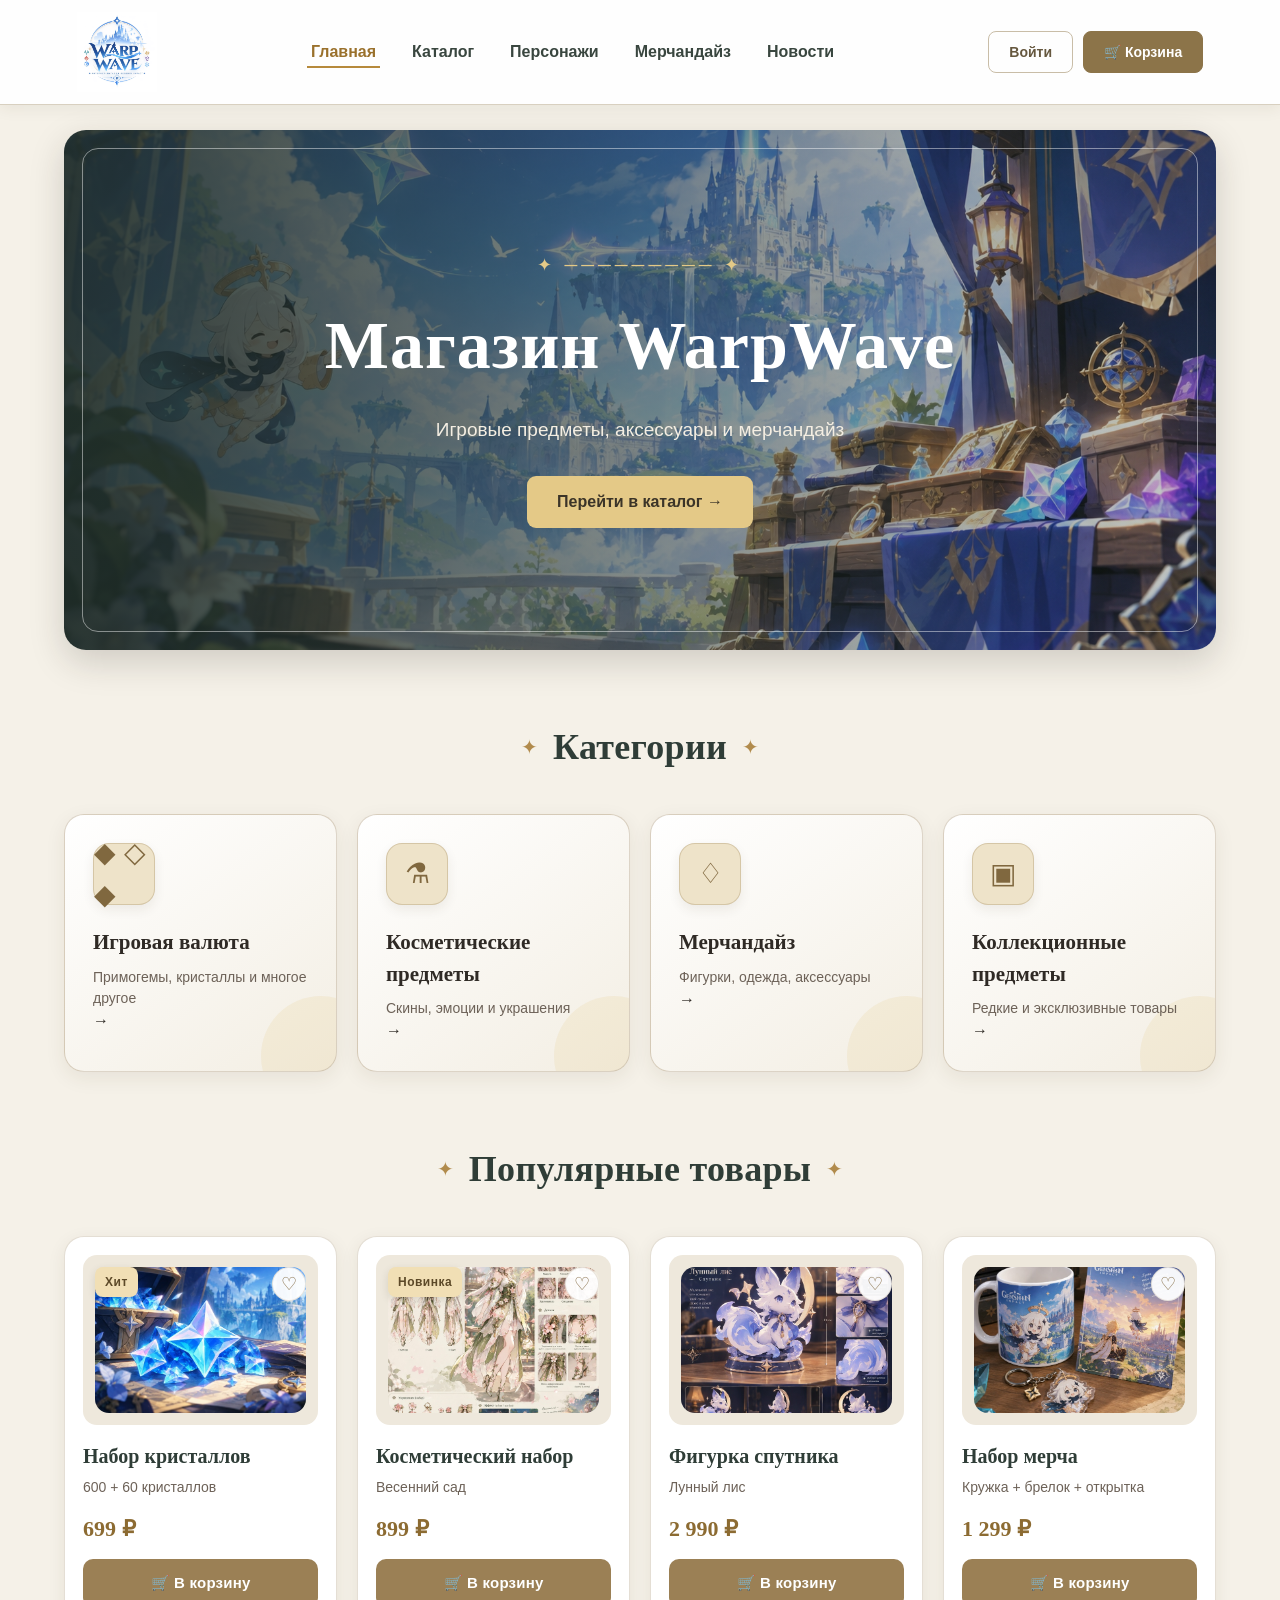
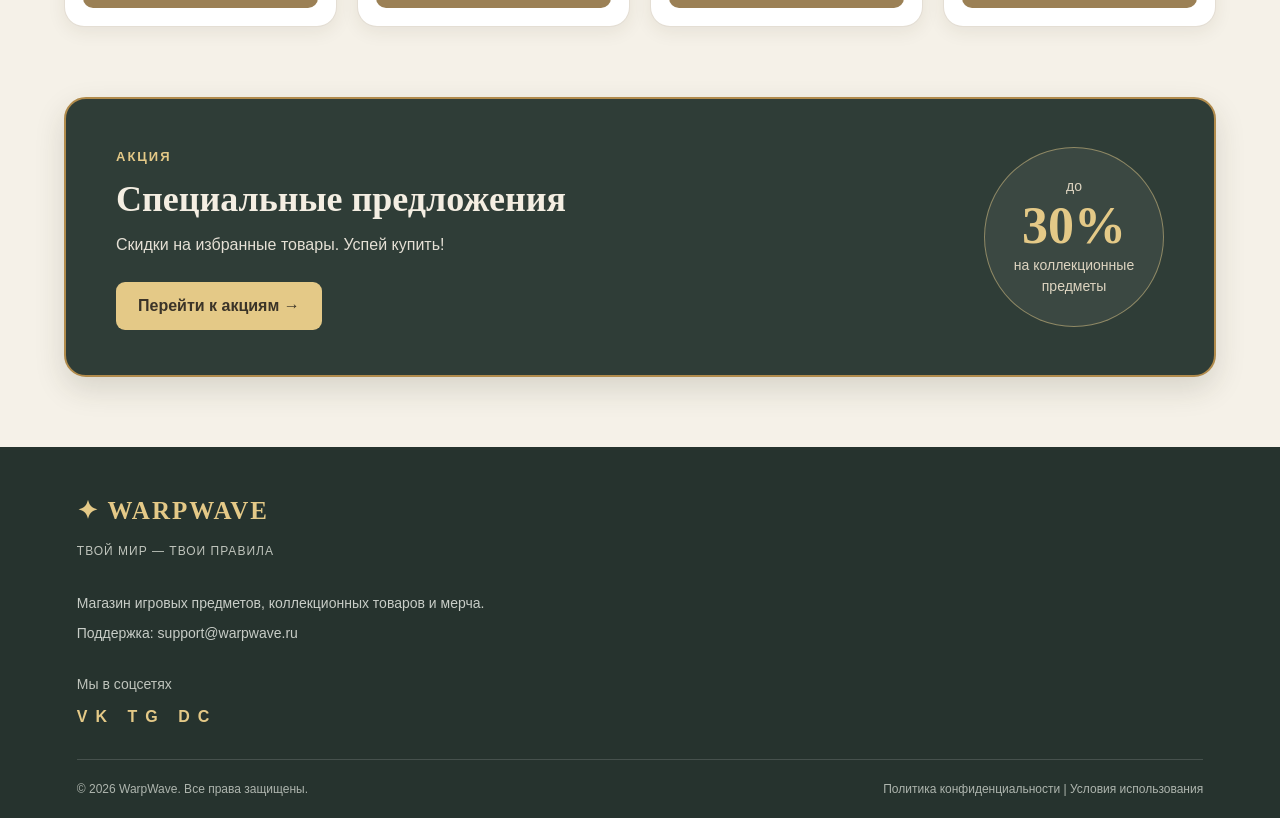
<file: index.html>
<!DOCTYPE html>
<html lang="ru">
<head>
    <meta charset="UTF-8">

    <meta name="viewport"
          content="width=device-width, initial-scale=1.0">

    <title>WarpWave — магазин Genshin Impact</title>

    <link rel="stylesheet" href="m.css">
</head>
<body>
    <header class="topbar"> 
        <div class="logo">
            <img src="image.png" width="100" height="100">
        </div>
    <nav>
    <ul>
        <li><a class="active" href="index.html">Главная</a></li>
        <li><a href="catalog.html">Каталог</a></li>
        <li><a href="characters.html">Персонажи</a></li>
        <li><a href="merch.html">Мерчандайз</a></li>
        <li><a href="news.html">Новости</a></li>
    </ul>
   </nav>
       <div class="cabinet-zone">

    <a href="login.html" class="btn btn-login">
        Войти
    </a>

    <a href="cart.html" class="btn btn-primary">
        🛒 Корзина
    </a>

      </div>
    </header>
    <main>

    <section class="hero">

        <div class="hero-content">

            <div class="ornament">
                ✦ ───────── ✦
            </div>

            <h1>Магазин WarpWave</h1>

            <p>
                Игровые предметы, аксессуары

                и мерчандайз
            </p>

            <a href="catalog.html" class="hero-button">
                Перейти в каталог →
            </a>

        </div>

    </section>
    <section class="section">

    <div class="section-title">
        <span>✦</span>
        <h2>Категории</h2>
        <span>✦</span>
    </div>

    <div class="category-grid">

        <a href="catalog.html" class="category-card">
            <div class="category-art gems">
                ◆ ◇ ◆
            </div>

            <h3>Игровая валюта</h3>

            <p>
                Примогемы, кристаллы
                и многое другое
            </p>

            <b>→</b>
        </a>

        <a href="catalog.html" class="category-card">
            <div class="category-art potion">
                ⚗
            </div>

            <h3>Косметические предметы</h3>

            <p>
                Скины, эмоции
                и украшения
            </p>

            <b>→</b>
        </a>

        <a href="merch.html" class="category-card">
            <div class="category-art merch-art">
                ♢
            </div>

            <h3>Мерчандайз</h3>

            <p>
                Фигурки, одежда,
                аксессуары
            </p>

            <b>→</b>
        </a>

        <a href="catalog.html" class="category-card">
            <div class="category-art chest">
                ▣
            </div>

            <h3>Коллекционные предметы</h3>

            <p>
                Редкие и эксклюзивные
                товары
            </p>

            <b>→</b>
        </a>

    </div>

</section>
<section class="section products-section">

    <div class="section-title">
        <span>✦</span>
        <h2>Популярные товары</h2>
        <span>✦</span>
    </div>

    <div class="product-grid">

        <article class="product-card">

            <div class="product-image product-1">
            <img src="images/crystals.jpg" alt="Набор кристаллов">
            <span>Хит</span>
            <button>♡</button>
    </div>

            <h3>Набор кристаллов</h3>

            <p>600 + 60 кристаллов</p>

            <strong>699 ₽</strong>

            <a href="cart.html" class="buy-button">
                🛒 В корзину
            </a>

        </article>

        <article class="product-card">

          <div class="product-image product-2">
          <img src="images/cosmetics.jpg" alt="Косметический набор">
          <span>Новинка</span>
          <button>♡</button>
          </div>

            <h3>Косметический набор</h3>

            <p>Весенний сад</p>

            <strong>899 ₽</strong>

            <a href="cart.html" class="buy-button">
                🛒 В корзину
            </a>

        </article>

        <article class="product-card">
           <div class="product-image product-3">
           <img src="images/fox.jpg" alt="Лунный лис">
           <button>♡</button>
           </div>

            <h3>Фигурка спутника</h3>

            <p>Лунный лис</p>

            <strong>2 990 ₽</strong>

            <a href="cart.html" class="buy-button">
                🛒 В корзину
            </a>

        </article>

        <article class="product-card">

            <div class="product-image product-4">
            <img src="images/merch.jpg" alt="Набор мерча">
            <button>♡</button>
            </div>

            <h3>Набор мерча</h3>

            <p>Кружка + брелок + открытка</p>

            <strong>1 299 ₽</strong>

            <a href="cart.html" class="buy-button">
                🛒 В корзину
            </a>

        </article>

    </div>

</section>
<section class="promo">

    <div>

        <span class="promo-label">
            АКЦИЯ
        </span>

        <h2>
            Специальные предложения
        </h2>

        <p>
            Скидки на избранные товары.
            Успей купить!
        </p>

        <a href="catalog.html"
           class="promo-button">
            Перейти к акциям →
        </a>

    </div>

    <div class="discount">

        <small>до</small>

        <strong>30%</strong>

        <small>
            на коллекционные

            предметы
        </small>

    </div>

</section>
    </main>
    <footer class="footer">

    <div class="footer-brand">

        <div class="footer-logo">
            ✦ WARPWAVE
        </div>

        <small>
            ТВОЙ МИР — ТВОИ ПРАВИЛА
        </small>

    </div>

    <div class="footer-info">

    <p>
        Магазин игровых предметов,
        коллекционных товаров и мерча.
    </p>

    <p>
        Поддержка: support@warpwave.ru
    </p>

    </div>

    <div class="social">

        <span>Мы в соцсетях</span>

        <div>
            VK   TG   DC
        </div>

    </div>

    <div class="footer-bottom">

        <span>
            © 2026 WarpWave.
            Все права защищены.
        </span>

        <span>
            Политика конфиденциальности |
            Условия использования
        </span>

    </div>

</footer>
</body>
</html>
</file>
<file: m.css>
* {
    margin: 0;
    padding: 0;
    box-sizing: border-box;
}

body {
    background: #f5f1e8;
    color: #29352f;
    font-family: Arial, sans-serif;
    line-height: 1.5;
}

a {
    text-decoration: none;
    color: inherit;
}

button {
    font-family: inherit;
}


.topbar {
    width: 100%;
    min-height: 90px;
    padding: 12px 6%;
    
    display: flex;
    align-items: center;
    justify-content: space-between;
    gap: 30px;

    background: rgba(255, 255, 255, 0.95);
    border-bottom: 1px solid #d8d0c0;
    box-shadow: 0 3px 15px rgba(60, 50, 30, 0.08);
}


.logo img {
    width: 80px;
    height: 80px;
    object-fit: contain;
    display: block;
}

.topbar nav ul {
    list-style: none;

    display: flex;
    align-items: center;
    justify-content: center;
    gap: 28px;
}

.topbar nav a {
    position: relative;

    color: #39463f;
    font-size: 16px;
    font-weight: 600;

    padding: 10px 4px;

    transition: 0.3s;
}

.topbar nav a:hover {
    color: #b68a3c;
}


.topbar nav a.active {
    color: #9a712c;
}

.topbar nav a.active::after {
    content: "";

    position: absolute;
    left: 0;
    right: 0;
    bottom: 2px;

    height: 2px;
    background: #b68a3c;
}


.cabinet-zone {
    display: flex;
    align-items: center;
    gap: 10px;
}

.btn {
    display: inline-flex;
    align-items: center;
    justify-content: center;

    min-height: 42px;
    padding: 0 20px;

    border-radius: 8px;

    font-size: 14px;
    font-weight: 600;

    cursor: pointer;
    transition: 0.3s;
}

.btn-login {
    color: #66583f;
    background: transparent;
    border: 1px solid #c9bda7;
}

.btn-login:hover {
    background: #f1eadc;
}

.btn-primary {
    color: white;
    background: #8c7449;
    border: 1px solid #8c7449;
}

.btn-primary:hover {
    background: #705b37;
    border-color: #705b37;
}

.hero {
    min-height: 520px;
    margin: 25px 5%;

    display: flex;
    align-items: center;
    justify-content: center;

    position: relative;
    overflow: hidden;

    border-radius: 22px;

    background:
        linear-gradient(
            90deg,
            rgba(31, 45, 40, 0.92),
            rgba(31, 45, 40, 0.55),
            rgba(31, 45, 40, 0.25)
        ),
        url("images/baner.jpg");

    background-size: cover;
    background-position: center;

    box-shadow: 0 12px 35px rgba(40, 35, 25, 0.18);
}


.hero::before {
    content: "";

    position: absolute;
    inset: 18px;

    border: 1px solid rgba(255, 255, 255, 0.45);
    border-radius: 16px;

    pointer-events: none;
}


.hero-content {
    position: relative;
    z-index: 2;

    width: min(700px, 90%);

    text-align: center;

    color: white;
}

.ornament {
    margin-bottom: 15px;

    color: #e4c987;
    font-size: 18px;
    letter-spacing: 4px;
}

.hero h1 {
    margin-bottom: 18px;

    font-family: Georgia, serif;
    font-size: clamp(38px, 6vw, 68px);
    font-weight: 600;

    letter-spacing: 1px;
}


.hero p {
    margin-bottom: 30px;

    font-size: 19px;
    line-height: 1.7;

    color: #f4eee2;
}


.hero-button {
    display: inline-flex;

    align-items: center;
    justify-content: center;

    min-height: 52px;
    padding: 0 30px;

    border-radius: 9px;

    color: #3b3428;
    background: #e4c987;

    font-size: 16px;
    font-weight: 700;

    transition: 0.3s;
}

.hero-button:hover {
    transform: translateY(-3px);

    background: #f0dca9;

    box-shadow: 0 8px 20px rgba(0, 0, 0, 0.2);
}

.category-grid {
    display: grid;
    grid-template-columns: repeat(4, 1fr);
    gap: 20px;
    margin-top: 30px;
}

.category-card {
    position: relative;
    display: block;
    min-height: 210px;
    padding: 28px;
    overflow: hidden;
    border: 1px solid rgba(120, 90, 40, 0.25);
    border-radius: 20px;
    background: linear-gradient(145deg, #ffffff, #f3eee3);
    text-decoration: none;
    color: #2f2a25;
    box-shadow: 0 6px 20px rgba(70, 55, 30, 0.08);
    transition: transform 0.3s ease, box-shadow 0.3s ease;
}

.category-card::after {
    content: "";
    position: absolute;
    width: 120px;
    height: 120px;
    right: -45px;
    bottom: -45px;
    border-radius: 50%;
    background: rgba(228, 201, 135, 0.18);
    transition: transform 0.3s ease;
}

.category-card:hover {
    transform: translateY(-8px);
    box-shadow: 0 15px 30px rgba(70, 55, 30, 0.15);
}

.category-card:hover::after {
    transform: scale(1.5);
}

.category-card:hover {
    transform: translateY(-5px);
    box-shadow: 0 10px 25px rgba(80, 60, 30, 0.15);
}

.category-card h3 {
    position: relative;
    z-index: 2;
    margin: 22px 0 8px;
    font-family: Georgia, serif;
    font-size: 21px;
}

.category-card p {
    position: relative;
    z-index: 2;
    margin: 0;
    line-height: 1.5;
    color: #6d6258;
    font-size: 14px;
}

.category-art {
    position: relative;
    z-index: 2;
    width: 62px;
    height: 62px;
    display: flex;
    align-items: center;
    justify-content: center;
    border: 1px solid rgba(155, 128, 85, 0.3);
    border-radius: 16px;
    background: #eee3c9;
    color: #80683f;
    font-size: 28px;
    box-shadow: 0 5px 12px rgba(70, 55, 30, 0.08);
    transition: transform 0.3s ease;
}

.category-card:hover .category-art {
    transform: rotate(-5deg) scale(1.08);
}


.products-section {
    margin-top: 70px;
}

.product-grid {
    display: grid;
    grid-template-columns: repeat(4, 1fr);
    gap: 20px;
    margin-top: 30px;
}

.product-card {
    padding: 18px;
    border-radius: 20px;
    background: #fff;
    border: 1px solid rgba(120, 90, 40, 0.2);
    box-shadow: 0 5px 18px rgba(60, 45, 25, 0.08);
    transition: transform 0.3s ease, box-shadow 0.3s ease, border-color 0.3s ease;
}

.product-card:hover {
    transform: translateY(-8px);
    border-color: rgba(177, 139, 76, 0.6);
    box-shadow: 0 16px 32px rgba(60, 45, 25, 0.16);
}

.product-image {
    height: 170px;
    border-radius: 14px;
    background: #eee8dc;
    display: flex;
    align-items: flex-start;
    justify-content: space-between;
    padding: 12px;
}

.product-card h3 {
    margin: 18px 0 8px;
    color: #2f3d37;
    font-family: Georgia, serif;
    font-size: 20px;
    font-weight: 600;
    line-height: 1.3;
}

.product-card p {
    margin: 0;
    color: #6d6258;
    font-size: 14px;
    line-height: 1.5;
}

.product-card strong {
    display: block;
    margin: 14px 0;
    color: #8c6b32;
    font-family: Georgia, serif;
    font-size: 22px;
    font-weight: 700;
}

.buy-button {
    display: block;
    text-align: center;
    padding: 13px;
    border-radius: 10px;
    background: #9b8055;
    color: white;
    text-decoration: none;
    font-size: 15px;
    font-weight: 600;
    letter-spacing: 0.2px;
    transition: 0.25s ease;
}

.buy-button:hover {
    background: #80683f;
    transform: translateY(-3px);
    box-shadow: 0 8px 18px rgba(80, 60, 30, 0.22);
}


.section-title {
    display: flex;
    align-items: center;
    justify-content: center;
    gap: 15px;
    margin-bottom: 25px;
}

.section-title h2 {
    margin: 0;
    font-size: 32px;
}

.section-title span {
    color: #b18b4c;
    font-size: 20px;
}

@media (max-width: 900px) {
    .category-grid,
    .product-grid {
        grid-template-columns: repeat(2, 1fr);
    }
}

@media (max-width: 600px) {
    .category-grid,
    .product-grid {
        grid-template-columns: 1fr;
    }

    .section-title h2 {
        font-size: 26px;
    }
}

.product-card {
    transition: transform 0.25s ease, box-shadow 0.25s ease;
}

.product-card:hover {
    transform: translateY(-6px);
    box-shadow: 0 12px 28px rgba(60, 45, 25, 0.15);
}

.product-image {
    overflow: hidden;
    position: relative;
}

.product-image span {
    position: absolute;
    top: 12px;
    left: 12px;
    z-index: 2;
    padding: 6px 10px;
    border-radius: 8px;
    background: #f1dfb5;
    color: #5c4928;
    font-size: 12px;
    font-weight: 700;
    letter-spacing: 0.5px;
    box-shadow: 0 3px 8px rgba(50, 40, 20, 0.12);
}

.product-image button {
    position: absolute;
    top: 12px;
    right: 12px;
    z-index: 2;
    width: 34px;
    height: 34px;
    border: 1px solid rgba(120, 90, 40, 0.15);
    border-radius: 50%;
    background: rgba(255, 255, 255, 0.95);
    color: #80683f;
    cursor: pointer;
    font-size: 18px;
    transition: transform 0.2s ease, background 0.2s ease;
}

.product-image button:hover {
    transform: scale(1.12);
    background: #f1dfb5;
}

.product-image img {
    width: 100%;
    height: 100%;
    object-fit: cover;
    border-radius: 14px;
    display: block;
    transition: transform 0.4s ease;
}
.product-card:hover .product-image img {
    transform: scale(1.04);
}

.product-image span,
.product-image button {
    position: absolute;
    z-index: 2;
}

.product-image span {
    top: 12px;
    left: 12px;
}

.product-image button {
    top: 12px;
    right: 12px;
}
.promo {
    margin-top: 70px;
    padding: 45px 50px;
    display: flex;
    align-items: center;
    justify-content: space-between;
    gap: 40px;
    border-radius: 22px;
    border: 2px solid #b18b4c;
    background: #2f3d37;
    color: white;
    box-shadow: 0 12px 30px rgba(50, 45, 30, 0.15);
}

.promo-label {
    display: inline-block;
    margin-bottom: 12px;
    color: #e4c987;
    font-size: 13px;
    font-weight: 700;
    letter-spacing: 2px;
}

.promo h2 {
    margin-bottom: 12px;
    color: #f4eee2;
    font-family: Georgia, serif;
    font-size: 36px;
    font-weight: 600;
    line-height: 1.2;
}

.promo p {
    margin-bottom: 25px;
    color: #e5e0d5;
    font-size: 16px;
}

.promo-button {
    display: inline-flex;
    align-items: center;
    justify-content: center;
    padding: 12px 22px;
    border-radius: 9px;
    background: #e4c987;
    color: #3b3428;
    font-weight: 700;
    transition: 0.25s;
}

.promo-button:hover {
    transform: translateY(-3px);
    background: #f0dca9;
}

.discount {
    min-width: 180px;
    min-height: 180px;
    width: 180px;
    padding: 25px;
    display: flex;
    flex-direction: column;
    align-items: center;
    justify-content: center;
    text-align: center;
    border: 1px solid rgba(228, 201, 135, 0.5);
    border-radius: 50%;
    background: rgba(255, 255, 255, 0.06);
}

.discount small {
    color: #ddd4c0;
    font-size: 14px;
}

.discount strong {
    margin: 3px 0;
    color: #e4c987;
    font-family: Georgia, serif;
    font-size: 52px;
    font-weight: 700;
    line-height: 1;
}
@media (max-width: 600px) {
    .promo {
        flex-direction: column;
        padding: 35px 25px;
        text-align: center;
    }

    .promo h2 {
        font-size: 28px;
    }
}
.footer {
    margin-top: 70px;
    padding: 45px 6% 20px;
    background: #26332e;
    color: #f4eee2;
}

.footer-brand {
    margin-bottom: 30px;
}

.footer-logo {
    margin-bottom: 8px;
    color: #e4c987;
    font-family: Georgia, serif;
    font-size: 25px;
    font-weight: 700;
    letter-spacing: 2px;
}

.footer-brand small {
    color: #bfc4bc;
    font-size: 12px;
    letter-spacing: 1px;
}

.footer-links {
    display: flex;
    flex-wrap: wrap;
    gap: 25px;
    margin-bottom: 30px;
}

.footer-links a {
    color: #e5e0d5;
    font-size: 14px;
    transition: 0.25s;
}

.footer-links a:hover {
    color: #e4c987;
}

.social {
    margin-bottom: 30px;
}

.social > span {
    display: block;
    margin-bottom: 10px;
    color: #bfc4bc;
    font-size: 14px;
}

.social div {
    color: #e4c987;
    font-weight: 700;
    letter-spacing: 8px;
}

.footer-bottom {
    padding-top: 20px;
    display: flex;
    justify-content: space-between;
    gap: 20px;
    border-top: 1px solid rgba(255, 255, 255, 0.15);
    color: #aeb5ae;
    font-size: 12px;
}

@media (max-width: 600px) {
    .footer-links {
        flex-direction: column;
        gap: 12px;
    }

    .footer-bottom {
        flex-direction: column;
    }
}
main {
    width: 90%;
    max-width: 1400px;
    margin: 0 auto;
}
.hero {
    margin-left: 0;
    margin-right: 0;
}
.section {
    margin-top: 70px;
}

.section-title {
    position: relative;
    text-align: center;
    margin-bottom: 40px;
}

.section-title h2 {
    color: #2f3d37;
    font-family: Georgia, serif;
    font-size: 36px;
    font-weight: 600;
    letter-spacing: 0.3px;
}

.section-title span {
    color: #b18b4c;
}
html {
    overflow-x: hidden;
}

img {
    max-width: 100%;
}
.footer-info {
    margin-bottom: 30px;
    max-width: 500px;
}

.footer-info p {
    margin-bottom: 8px;
    color: #c8cdc7;
    font-size: 14px;
    line-height: 1.6;
}

.footer-info p:last-child {
    margin-bottom: 0;
}
@media(max-width: 700px) {
    .topbar {
        flex-wrap: wrap;
        justify-content: center;
        gap: 15px;
        padding: 12px 20px;
    }

    .topbar nav ul {
        flex-wrap: wrap;
        gap: 12px 18px;
    }

    .topbar nav a {
        font-size: 14px;
    }

    .cabinet-zone {
        width: 100%;
        justify-content: center;
    }
}
</file>
